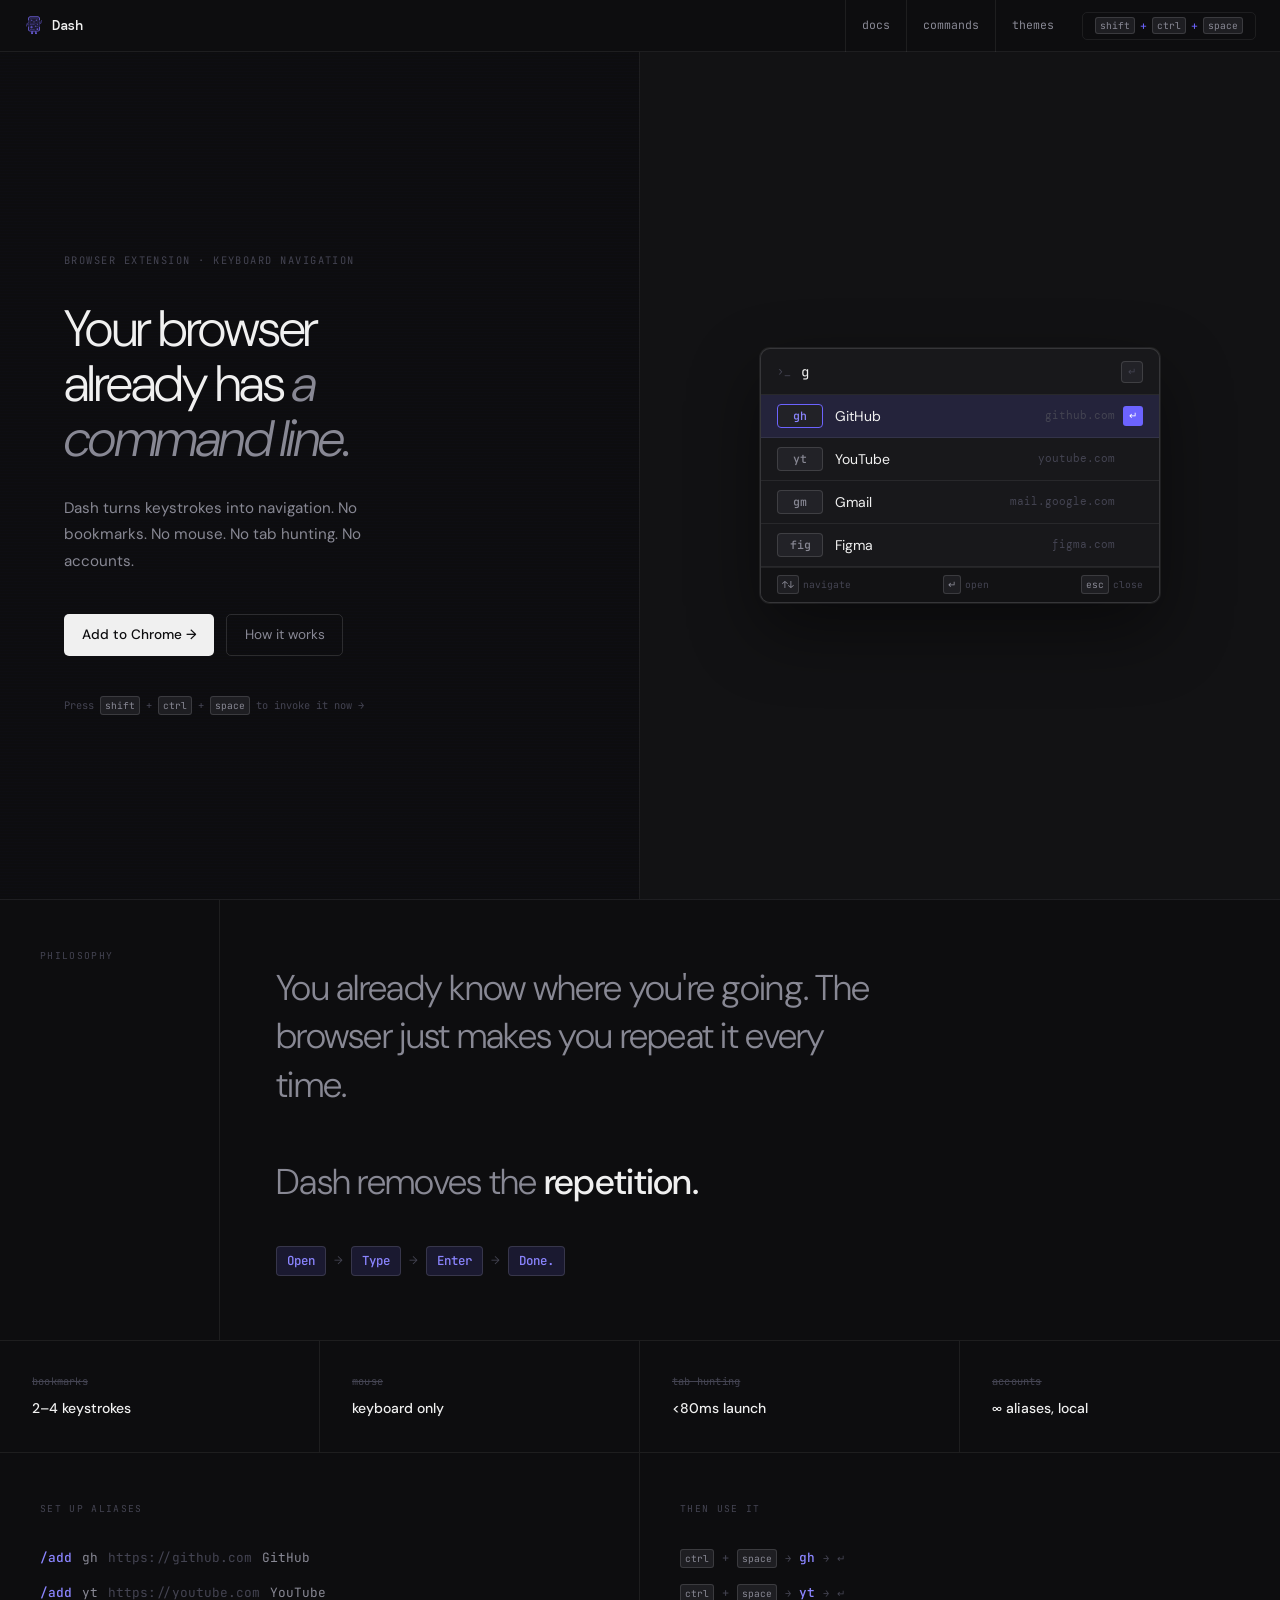
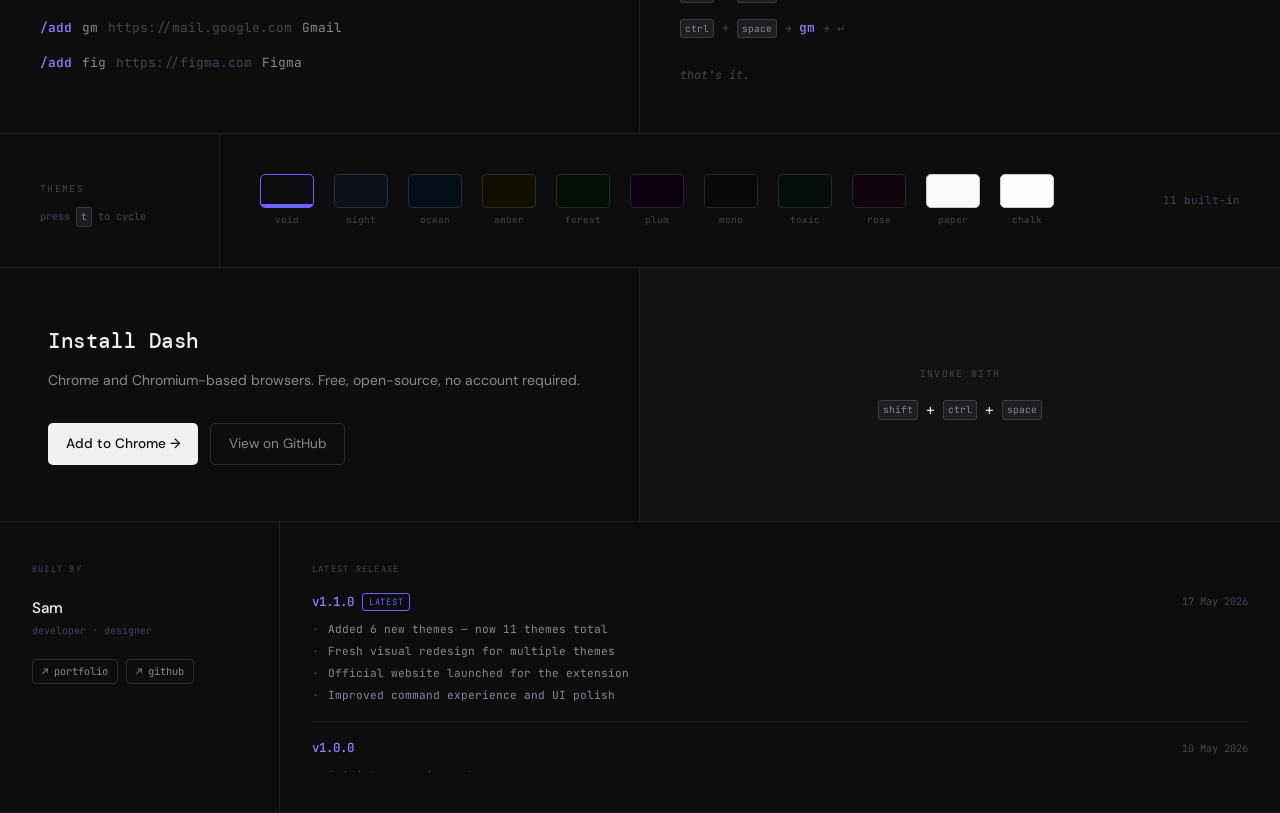
<file: website/index.html>
<!DOCTYPE html>
<html lang="en" data-theme="void">

<head>
    <meta charset="UTF-8">
    <meta name="viewport" content="width=device-width, initial-scale=1.0">

    <title>Dash</title>

    <!-- Favicon -->
    <link rel="icon" type="image/png" href="./icon32.png">

    <link rel="preconnect" href="https://fonts.googleapis.com">
    <link rel="preconnect" href="https://fonts.gstatic.com" crossorigin>

    <link
        href="https://fonts.googleapis.com/css2?family=DM+Sans:ital,wght@0,300;0,400;0,500;1,300;1,400&family=DM+Mono:wght@400;500&family=JetBrains+Mono:wght@400;500&display=swap"
        rel="stylesheet">

    <link rel="stylesheet" href="style.css">
</head>

<body>

    <!-- ─── COMMAND OVERLAY ─── -->
    <div id="cmd-overlay" role="dialog" aria-label="Command palette" aria-modal="true">
        <div id="cmd-box">
            <div id="cmd-input-row">
                <span class="cmd-prompt">›_</span>
                <input id="cmd-input" placeholder="type a command or alias…" autocomplete="off" spellcheck="false"
                    aria-label="Command input">
                <span class="cmd-esc">esc</span>
            </div>
            <div id="cmd-results" role="listbox"></div>
            <div id="cmd-footer">
                <div class="cmd-hint"><span class="k">↑↓</span> navigate</div>
                <div class="cmd-hint"><span class="k">↵</span> go</div>
                <div class="cmd-hint"><span class="k">esc</span> close</div>
            </div>
        </div>
    </div>

    <!-- ─── TOAST ─── -->
    <div id="toast"></div>

    <!-- ─── NAV ─── -->
    <nav>
        <a class="nav-logo" href="#">
            <img src="./icon32.png" alt="dash logo" width="20" height="20" onerror="this.style.display='none'" />
            Dash
        </a>
        <div class="nav-right">
            <a class="nav-link" href="#philosophy">docs</a>
            <a class="nav-link" href="#setup">commands</a>
            <a class="nav-link" href="#themes">themes</a>
            <button class="nav-invoke" id="navInvokeBtn" title="Open command palette (shift+ctrl+space)">
                <span class="k">shift</span>+<span class="k">ctrl</span>+<span class="k">space</span>
            </button>
        </div>
    </nav>

    <main>

        <!-- ─── HERO ─── -->
        <section class="hero">
            <div class="hero-left">
                <p class="hero-eyebrow">Browser Extension · Keyboard Navigation</p>
                <h1 class="hero-h1">Your browser<br>already has <em>a<br>command line.</em></h1>
                <p class="hero-sub">Dash turns keystrokes into navigation. No bookmarks. No mouse. No tab hunting. No
                    accounts.</p>
                <div class="hero-btns">
                    <a href="#install" class="btn-primary">Add to Chrome →</a>
                    <a href="#philosophy" class="btn-ghost">How it works</a>
                </div>
                <div class="hero-hint">
                    Press <span class="k">shift</span>+<span class="k">ctrl</span>+<span class="k">space</span> to
                    invoke it now →
                </div>
            </div>
            <div class="hero-right">
                <div class="palette" id="heroPalette">
                    <div class="pal-input">
                        <span class="pal-prompt">›_</span>
                        <input class="pal-field" id="palField" readonly placeholder="type a command…" autocomplete="off"
                            spellcheck="false">
                        <div class="pal-enter-chip">↵</div>
                    </div>
                    <div class="pal-row active" data-alias="gh">
                        <div class="pal-alias">gh</div>
                        <div class="pal-name">GitHub</div>
                        <div class="pal-meta">
                            <div class="pal-url">github.com</div>
                            <div class="pal-go">↵</div>
                        </div>
                    </div>
                    <div class="pal-row" data-alias="yt">
                        <div class="pal-alias">yt</div>
                        <div class="pal-name">YouTube</div>
                        <div class="pal-meta">
                            <div class="pal-url">youtube.com</div>
                            <div class="pal-go">↵</div>
                        </div>
                    </div>
                    <div class="pal-row" data-alias="gm">
                        <div class="pal-alias">gm</div>
                        <div class="pal-name">Gmail</div>
                        <div class="pal-meta">
                            <div class="pal-url">mail.google.com</div>
                            <div class="pal-go">↵</div>
                        </div>
                    </div>
                    <div class="pal-row" data-alias="fig">
                        <div class="pal-alias">fig</div>
                        <div class="pal-name">Figma</div>
                        <div class="pal-meta">
                            <div class="pal-url">figma.com</div>
                            <div class="pal-go">↵</div>
                        </div>
                    </div>
                    <div class="pal-footer">
                        <div class="pal-hint"><span class="k">↑↓</span> navigate</div>
                        <div class="pal-hint"><span class="k">↵</span> open</div>
                        <div class="pal-hint"><span class="k">esc</span> close</div>
                    </div>
                </div>
            </div>
        </section>

        <!-- ─── MANIFESTO ─── -->
        <section class="manifesto" id="philosophy">
            <div class="manifesto-label">
                <span class="section-eyebrow">Philosophy</span>
            </div>
            <div class="manifesto-body">
                <p class="manifesto-h">
                    You already know where you're going.
                    The browser just makes you repeat it every time.
                    <br><br>
                    Dash removes the <strong>repetition.</strong>
                </p>
                <div class="flow">
                    <span class="flow-step">Open</span>
                    <span class="flow-arrow">→</span>
                    <span class="flow-step">Type</span>
                    <span class="flow-arrow">→</span>
                    <span class="flow-step">Enter</span>
                    <span class="flow-arrow">→</span>
                    <span class="flow-step">Done.</span>
                </div>
            </div>
        </section>

        <!-- ─── TRUTHS ─── -->
        <section class="truths">
            <div class="truth-cell">
                <div class="truth-neg">bookmarks</div>
                <div class="truth-val">2–4 keystrokes</div>
            </div>
            <div class="truth-cell">
                <div class="truth-neg">mouse</div>
                <div class="truth-val">keyboard only</div>
            </div>
            <div class="truth-cell">
                <div class="truth-neg">tab hunting</div>
                <div class="truth-val">&lt;80ms launch</div>
            </div>
            <div class="truth-cell">
                <div class="truth-neg">accounts</div>
                <div class="truth-val">∞ aliases, local</div>
            </div>
        </section>

        <!-- ─── SETUP ─── -->
        <section class="setup" id="setup">
            <div class="setup-col">
                <p class="col-title">Set up aliases</p>
                <div class="cmd-block">
                    <div class="cmd-line">
                        <span class="cmd-slash">/add</span>
                        <span>gh</span>
                        <span class="cmd-url">https://github.com</span>
                        <span>GitHub</span>
                    </div>
                    <div class="cmd-line">
                        <span class="cmd-slash">/add</span>
                        <span>yt</span>
                        <span class="cmd-url">https://youtube.com</span>
                        <span>YouTube</span>
                    </div>
                    <div class="cmd-line">
                        <span class="cmd-slash">/add</span>
                        <span>gm</span>
                        <span class="cmd-url">https://mail.google.com</span>
                        <span>Gmail</span>
                    </div>
                    <div class="cmd-line">
                        <span class="cmd-slash">/add</span>
                        <span>fig</span>
                        <span class="cmd-url">https://figma.com</span>
                        <span>Figma</span>
                    </div>
                </div>
            </div>
            <div class="setup-col">
                <p class="col-title">Then use it</p>
                <div class="cmd-block">
                    <div class="usage-row">
                        <span class="k">ctrl</span><span class="k-plus">+</span><span class="k">space</span>
                        <span class="ua">→</span>
                        <span class="usage-alias">gh</span>
                        <span class="ua">→</span>
                        <span class="usage-enter">↵</span>
                    </div>
                    <div class="usage-row">
                        <span class="k">ctrl</span><span class="k-plus">+</span><span class="k">space</span>
                        <span class="ua">→</span>
                        <span class="usage-alias">yt</span>
                        <span class="ua">→</span>
                        <span class="usage-enter">↵</span>
                    </div>
                    <div class="usage-row">
                        <span class="k">ctrl</span><span class="k-plus">+</span><span class="k">space</span>
                        <span class="ua">→</span>
                        <span class="usage-alias">gm</span>
                        <span class="ua">→</span>
                        <span class="usage-enter">↵</span>
                    </div>
                </div>
                <p class="setup-note">that's it.</p>
            </div>
        </section>

        <!-- ─── THEMES ─── -->
        <section id="themes">
            <div class="themes-label">
                <div>
                    <span class="section-eyebrow">Themes</span>
                    <div class="themes-sub">press <span class="k">t</span> to cycle</div>
                </div>
            </div>
            <div class="themes-right">
                <button class="swatch active" data-theme-id="void" style="--sw-accent:#6c63ff">
                    <div class="swatch-box" style="background:#0d0d0f;"></div><span class="swatch-name">void</span>
                </button>
                <button class="swatch" data-theme-id="night" style="--sw-accent:#58a6ff">
                    <div class="swatch-box" style="background:#0d1117;"></div><span class="swatch-name">night</span>
                </button>
                <button class="swatch" data-theme-id="ocean" style="--sw-accent:#00b4d8">
                    <div class="swatch-box" style="background:#050e1a;"></div><span class="swatch-name">ocean</span>
                </button>
                <button class="swatch" data-theme-id="amber" style="--sw-accent:#f59e0b">
                    <div class="swatch-box" style="background:#110e00;"></div><span class="swatch-name">amber</span>
                </button>
                <button class="swatch" data-theme-id="forest" style="--sw-accent:#22c55e">
                    <div class="swatch-box" style="background:#030f06;"></div><span class="swatch-name">forest</span>
                </button>
                <button class="swatch" data-theme-id="plum" style="--sw-accent:#c084fc">
                    <div class="swatch-box" style="background:#0c0010;"></div><span class="swatch-name">plum</span>
                </button>
                <button class="swatch" data-theme-id="monochrome" style="--sw-accent:#ffffff">
                    <div class="swatch-box" style="background:#080808;"></div><span class="swatch-name">mono</span>
                </button>
                <button class="swatch" data-theme-id="toxic" style="--sw-accent:#00ff88">
                    <div class="swatch-box" style="background:#060e0c;"></div><span class="swatch-name">toxic</span>
                </button>
                <button class="swatch" data-theme-id="rose" style="--sw-accent:#ff2d78">
                    <div class="swatch-box" style="background:#0e060c;"></div><span class="swatch-name">rose</span>
                </button>
                <button class="swatch" data-theme-id="paper" style="--sw-accent:#4338ca">
                    <div class="swatch-box" style="background:#fafaf8;border-color:#ccc;"></div><span
                        class="swatch-name">paper</span>
                </button>
                <button class="swatch" data-theme-id="chalk" style="--sw-accent:#e11d48">
                    <div class="swatch-box" style="background:#fefefe;border-color:#ccc;"></div><span
                        class="swatch-name">chalk</span>
                </button>
                <span class="themes-count">11 built-in</span>
            </div>
        </section>

        <!-- ─── INSTALL ─── -->
        <section id="install">
            <div class="install-left">
                <div class="install-h">Install Dash</div>
                <p class="install-sub">Chrome and Chromium-based browsers. Free, open-source, no account required.</p>
                <div class="install-btns">
                    <a href="https://github.com/venomusblood568/dash" class="btn-primary">Add to Chrome →</a>
                    <a href="https://github.com/venomusblood568/dash" class="btn-ghost">View on GitHub</a>
                </div>
            </div>
            <div class="install-right">
                <div class="shortcut-card">
                    <div class="shortcut-label">Invoke with</div>
                    <div class="shortcut-keys">
                        <span class="k">shift</span>+<span class="k">ctrl</span>+<span class="k">space</span>
                    </div>
                </div>
            </div>
        </section>

    </main>

    <!-- ─── FOOTER ─── -->
    <footer>
        <div class="footer-inner">

            <!-- LEFT: Built by -->
            <div class="footer-built">
                <div class="footer-col-label">Built by</div>
                <div class="built-card">
                    <!-- <div class="built-avatar">SAM</div>← change initials -->
                    <div class="built-info">
                        <div class="built-name">Sam</div><!-- ← your name -->
                        <div class="built-role">developer · designer</div><!-- ← your role -->
                    </div>
                </div>
                <div class="built-links">
                    <a class="built-link" href="https://gourav-duck.vercel.app/" target="_blank" rel="noopener">↗ portfolio</a><!-- ← your URL -->
                    <a class="built-link" href="https://github.com/venomusblood568" target="_blank" rel="noopener">↗
                        github</a>
                </div>
            </div>

            <!-- RIGHT: Version / changelog -->
            <div class="footer-changelog">
                <div class="footer-col-label">Latest release</div>
                <div class="changelog-scroll">
            
                    <div class="changelog-entry">
                        <div class="changelog-meta">
                            <span class="changelog-version">v1.1.0</span>
                            <span class="changelog-badge">latest</span>
                            <span class="changelog-date">17 May 2026</span>
                        </div>
            
                        <ul class="changelog-notes">
                            <li>Added 6 new themes — now 11 themes total</li>
                            <li>Fresh visual redesign for multiple themes</li>
                            <li>Official website launched for the extension</li>
                            <li>Improved command experience and UI polish</li>
                        </ul>
                    </div>
            
                    <div class="changelog-entry">
                        <div class="changelog-meta">
                            <span class="changelog-version">v1.0.0</span>
                            <span class="changelog-date">10 May 2026</span>
                        </div>
            
                        <ul class="changelog-notes">
                            <li>Initial extension release</li>
                            <li>Alias-based browser navigation</li>
                            <li>Theme switching support added</li>
                            <li>Shipped with 5 built-in themes</li>
                        </ul>
                    </div>
            
                </div>
            </div>

        </div>

        <!-- BOTTOM BAR -->
        <!-- <div class="footer-bar">
            <span class="footer-copy">dash — keyboard-first browser navigation</span>
            <div class="footer-shortcuts">
                <span class="k">/</span> invoke ·
                <span class="k">t</span> theme ·
                <span class="k">j</span><span class="k">k</span> scroll
            </div>
        </div> -->
    </footer>

    <script type="module" src="script.js"></script>
</body>

</html>
</file>
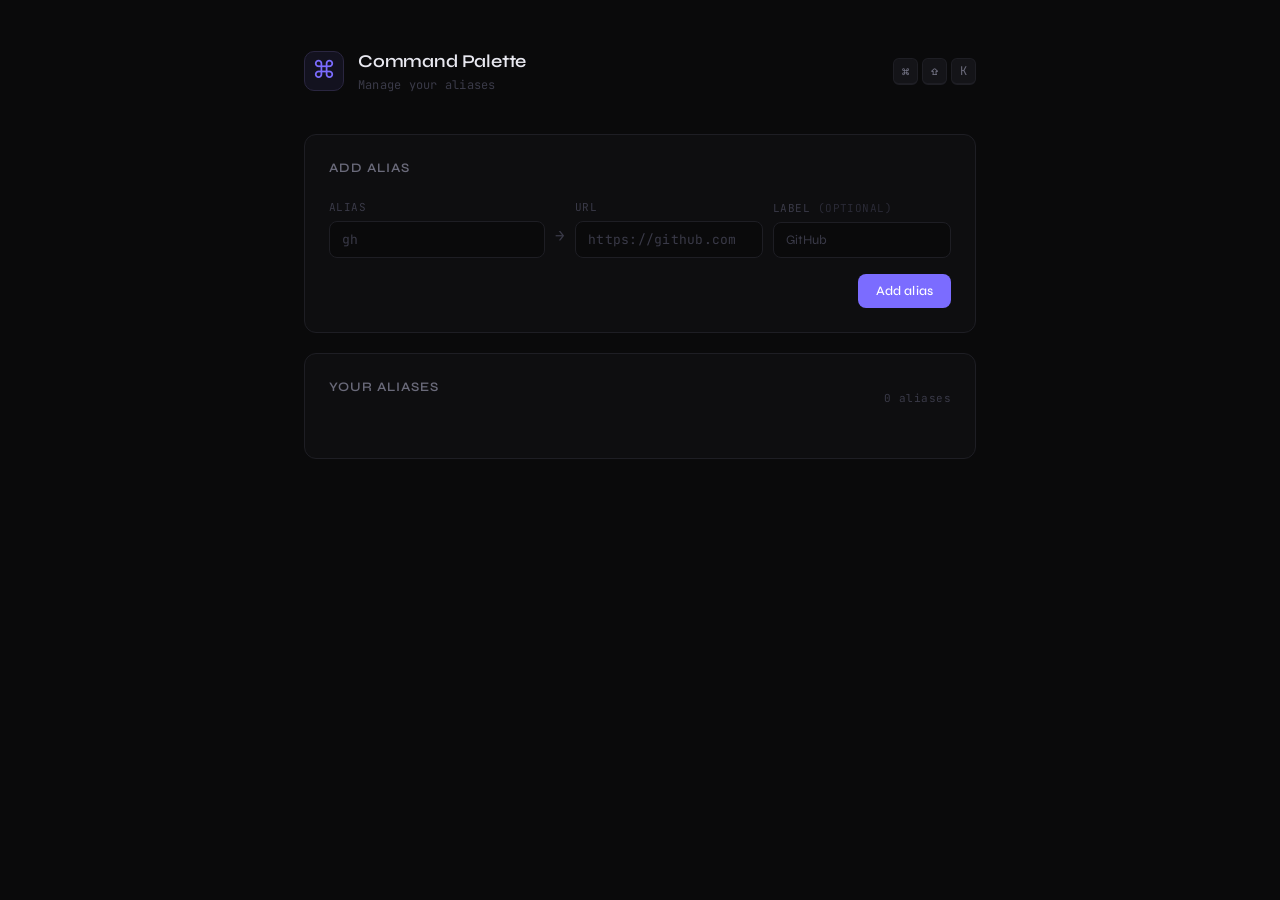
<file: options/options.html>
<!DOCTYPE html>
<html lang="en">
<head>
  <meta charset="UTF-8" />
  <meta name="viewport" content="width=device-width, initial-scale=1.0" />
  <title>Command Palette — Settings</title>
  <link rel="preconnect" href="https://fonts.googleapis.com" />
  <link rel="preconnect" href="https://fonts.gstatic.com" crossorigin />
  <link href="https://fonts.googleapis.com/css2?family=JetBrains+Mono:wght@400;500&family=Syne:wght@400;500;600&display=swap" rel="stylesheet" />
  <link rel="stylesheet" href="options.css" />
</head>
<body>

  <div class="page">

    <header class="header">
      <div class="header-left">
        <div class="logo-mark">⌘</div>
        <div>
          <h1 class="title">Command Palette</h1>
          <p class="subtitle">Manage your aliases</p>
        </div>
      </div>
      <div class="shortcut-display">
        <span class="key-badge">⌘</span>
        <span class="key-badge">⇧</span>
        <span class="key-badge">K</span>
      </div>
    </header>

    <main class="main">

      <!-- Add alias form -->
      <section class="card add-card">
        <h2 class="card-title">Add alias</h2>
        <div class="form-row">
          <div class="field">
            <label class="field-label">Alias</label>
            <input
              id="input-alias"
              class="field-input mono"
              type="text"
              placeholder="gh"
              autocomplete="off"
              spellcheck="false"
              maxlength="32"
            />
          </div>
          <div class="field arrow-field">
            <span class="arrow">→</span>
          </div>
          <div class="field field-url">
            <label class="field-label">URL</label>
            <input
              id="input-url"
              class="field-input mono"
              type="text"
              placeholder="https://github.com"
              autocomplete="off"
              spellcheck="false"
            />
          </div>
          <div class="field">
            <label class="field-label">Label <span class="optional">(optional)</span></label>
            <input
              id="input-label"
              class="field-input"
              type="text"
              placeholder="GitHub"
              autocomplete="off"
            />
          </div>
        </div>
        <div class="form-footer">
          <span id="form-error" class="form-error"></span>
          <button id="btn-add" class="btn-primary">Add alias</button>
        </div>
      </section>

      <!-- Alias list -->
      <section class="card list-card">
        <div class="list-header">
          <h2 class="card-title">Your aliases</h2>
          <span id="alias-count" class="alias-count">0 aliases</span>
        </div>
        <div id="alias-list" class="alias-list">
          <!-- Rendered by options.js -->
        </div>
      </section>

    </main>

  </div>

  <script src="../storage.js"></script>
  <script src="options.js"></script>
</body>
</html>
</file>
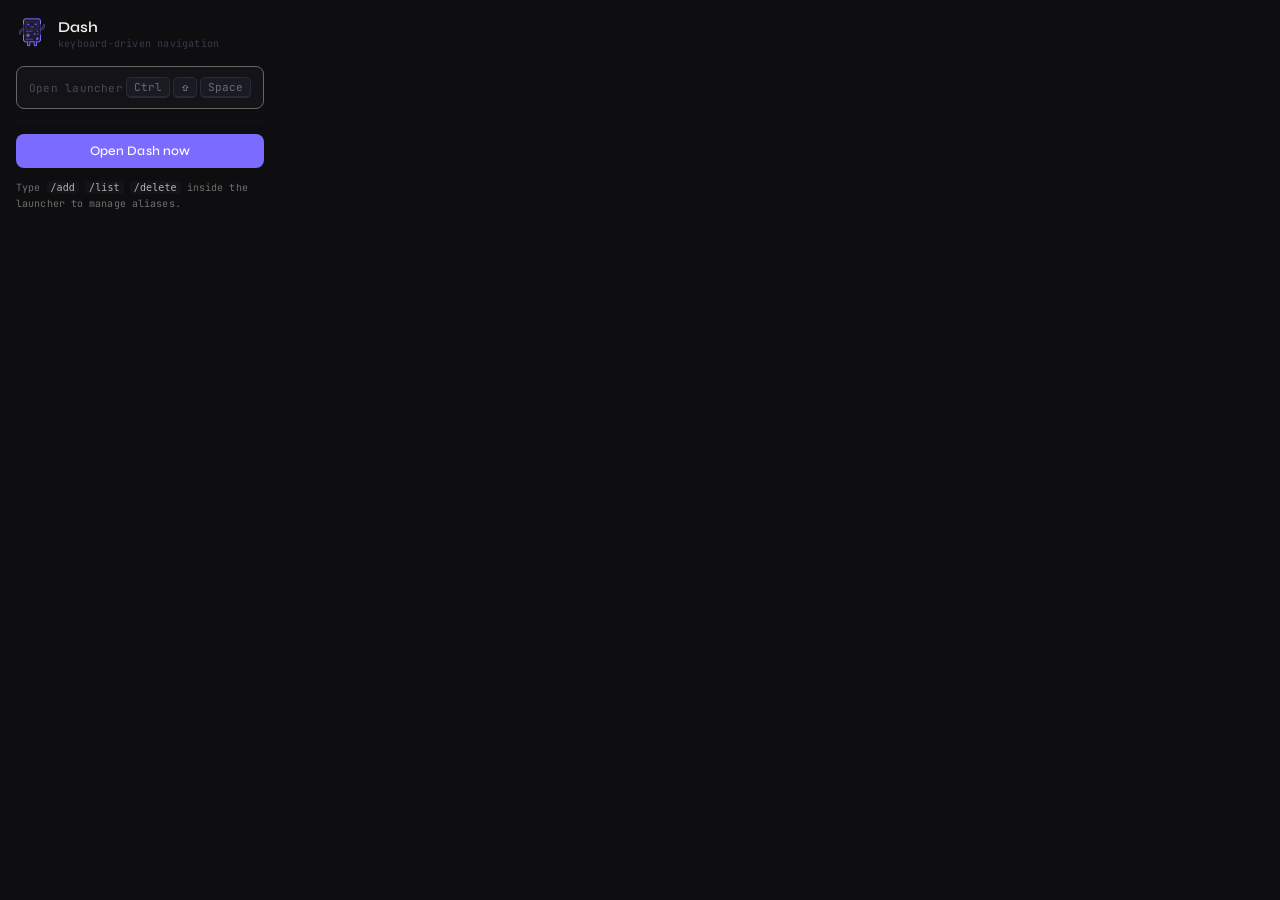
<file: popup/popup.html>
<!DOCTYPE html>
<html lang="en">

<head>
    <meta charset="UTF-8" />
    <meta name="viewport" content="width=device-width, initial-scale=1.0" />
    <title>Dash</title>
    <link rel="preconnect" href="https://fonts.googleapis.com" />
    <link
        href="https://fonts.googleapis.com/css2?family=JetBrains+Mono:wght@400;500&family=Syne:wght@500;600&display=swap"
        rel="stylesheet" />
    <link rel="stylesheet" href="popup.css" />
</head>

<body>
    <div class="card">

        <div class="top">
            <div class="brand">
                <div class=""><img src="/icons/icon32.png"/></div>
                <div>
                    <div class="name">Dash</div>
                    <div class="tagline">keyboard-driven navigation</div>
                </div>
            </div>
        </div>

        <div class="shortcut-row">
            <span class="shortcut-label">Open launcher</span>
            <div class="keys" id="keys">
                <span class="key">⌘</span>
                <span class="key">⇧</span>
                <span class="key">Space</span>
            </div>
        </div>

        <div class="divider"></div>

        <button class="btn-open" id="btn-open">Open Dash now</button>

        <div class="hint">
            Type <code>/add</code> <code>/list</code> <code>/delete</code> inside the launcher to manage aliases.
        </div>

    </div>
    <script src="popup.js"></script>
</body>

</html>
</file>
<file: website/style.css>
/* ─────────────────────────────────────────────────────────────────────────────
   THEMES
   ───────────────────────────────────────────────────────────────────────────── */
:root, [data-theme="void"] {
  --bg:           #0d0d0f;
  --bg2:          #121214;
  --bg3:          #18181b;
  --bg4:          #222227;
  --border:       rgba(255,255,255,0.07);
  --border-md:    rgba(255,255,255,0.13);
  --text:         #f0f0f0;
  --text2:        #888894;
  --text3:        #444452;
  --accent:       #6c63ff;
  --accent-dim:   rgba(108,99,255,0.14);
  --accent-bright:#8b85ff;
  --green:        #3ddcac;
  --kbd-bg:       #1e1e22;
  --kbd-bdr:      rgba(255,255,255,0.13);
  --cursor:       #6c63ff;
  --shadow:       rgba(0,0,0,0.45);
  --scan:         rgba(108,99,255,0.03);
}
[data-theme="night"] {
  --bg:#0d1117; --bg2:#12181f; --bg3:#171e27; --bg4:#1e2733;
  --border:rgba(255,255,255,0.07); --border-md:rgba(255,255,255,0.12);
  --text:#e8edf3; --text2:#6e8099; --text3:#374559;
  --accent:#58a6ff; --accent-dim:rgba(88,166,255,0.12); --accent-bright:#79b8ff;
  --green:#3ddcac; --kbd-bg:#1c2733; --kbd-bdr:rgba(255,255,255,0.10);
  --cursor:#58a6ff; --shadow:rgba(0,0,0,0.50); --scan:rgba(88,166,255,0.02);
}
[data-theme="ocean"] {
  --bg:#050e1a; --bg2:#060c18; --bg3:#0e1c2e; --bg4:#14253c;
  --border:rgba(100,180,255,0.08); --border-md:rgba(100,180,255,0.15);
  --text:#d0e8ff; --text2:#4d7a9e; --text3:#1e3a54;
  --accent:#00b4d8; --accent-dim:rgba(0,180,216,0.12); --accent-bright:#48cae4;
  --green:#80ccff; --kbd-bg:#0e1c2e; --kbd-bdr:rgba(100,180,255,0.12);
  --cursor:#00b4d8; --shadow:rgba(0,10,30,0.60); --scan:rgba(0,180,216,0.02);
}
[data-theme="amber"] {
  --bg:#110e00; --bg2:#181300; --bg3:#1f1800; --bg4:#2a2000;
  --border:rgba(255,195,0,0.07); --border-md:rgba(255,195,0,0.13);
  --text:#ffd060; --text2:#7a5e10; --text3:#3a2c05;
  --accent:#f59e0b; --accent-dim:rgba(245,158,11,0.13); --accent-bright:#fbbf24;
  --green:#ff9060; --kbd-bg:#1f1800; --kbd-bdr:rgba(255,195,0,0.13);
  --cursor:#f59e0b; --shadow:rgba(0,0,0,0.50); --scan:rgba(245,158,11,0.02);
}
[data-theme="forest"] {
  --bg:#030f06; --bg2:#071409; --bg3:#0a1a0c; --bg4:#122212;
  --border:rgba(80,200,100,0.07); --border-md:rgba(80,200,100,0.13);
  --text:#c8f0cc; --text2:#3d7a46; --text3:#1a3a1c;
  --accent:#22c55e; --accent-dim:rgba(34,197,94,0.12); --accent-bright:#4ade80;
  --green:#a0ffd8; --kbd-bg:#0a1a0c; --kbd-bdr:rgba(80,200,100,0.12);
  --cursor:#22c55e; --shadow:rgba(0,0,0,0.50); --scan:rgba(34,197,94,0.02);
}
[data-theme="plum"] {
  --bg:#0c0010; --bg2:#110016; --bg3:#16001e; --bg4:#1e0028;
  --border:rgba(200,100,255,0.07); --border-md:rgba(200,100,255,0.13);
  --text:#e8ccff; --text2:#6a3a8a; --text3:#2e1040;
  --accent:#c084fc; --accent-dim:rgba(192,132,252,0.13); --accent-bright:#d8b4fe;
  --green:#ff6fff; --kbd-bg:#16001e; --kbd-bdr:rgba(200,100,255,0.12);
  --cursor:#c084fc; --shadow:rgba(0,0,0,0.55); --scan:rgba(192,132,252,0.02);
}
[data-theme="monochrome"] {
  --bg:#080808; --bg2:#0c0c0c; --bg3:#111111; --bg4:#161616;
  --border:rgba(255,255,255,0.06); --border-md:rgba(255,255,255,0.12);
  --text:#f0f0f0; --text2:#909090; --text3:#2e2e2e;
  --accent:#ffffff; --accent-dim:rgba(255,255,255,0.08); --accent-bright:#aaaaaa;
  --green:#686868; --kbd-bg:#161616; --kbd-bdr:rgba(255,255,255,0.10);
  --cursor:#ffffff; --shadow:rgba(0,0,0,0.60); --scan:rgba(255,255,255,0.01);
}
[data-theme="toxic"] {
  --bg:#060e0c; --bg2:#091410; --bg3:#0c1a14; --bg4:#112018;
  --border:rgba(0,255,136,0.07); --border-md:rgba(0,255,136,0.14);
  --text:#f0fff8; --text2:#3d9970; --text3:#1a4030;
  --accent:#00ff88; --accent-dim:rgba(0,255,136,0.12); --accent-bright:#00d4ff;
  --green:#a0ffd8; --kbd-bg:#0c2018; --kbd-bdr:rgba(0,255,136,0.14);
  --cursor:#00ff88; --shadow:rgba(0,0,0,0.55); --scan:rgba(0,255,136,0.02);
}
[data-theme="rose"] {
  --bg:#0e060c; --bg2:#120710; --bg3:#180b16; --bg4:#200e1c;
  --border:rgba(255,45,120,0.07); --border-md:rgba(255,45,120,0.14);
  --text:#fff0f8; --text2:#c060a0; --text3:#3a1830;
  --accent:#ff2d78; --accent-dim:rgba(255,45,120,0.13); --accent-bright:#cc00ff;
  --green:#ff90c0; --kbd-bg:#1e0e18; --kbd-bdr:rgba(255,45,120,0.14);
  --cursor:#ff2d78; --shadow:rgba(0,0,0,0.55); --scan:rgba(255,45,120,0.02);
}
[data-theme="paper"] {
  --bg:#fafaf8; --bg2:#f4f4f1; --bg3:#ebebeb; --bg4:#e0e0db;
  --border:rgba(0,0,0,0.07); --border-md:rgba(0,0,0,0.13);
  --text:#111111; --text2:#5a5a68; --text3:#aaaaae;
  --accent:#4338ca; --accent-dim:rgba(67,56,202,0.08); --accent-bright:#3730a3;
  --green:#6fb3ff; --kbd-bg:#e8e8e4; --kbd-bdr:rgba(0,0,0,0.13);
  --cursor:#4338ca; --shadow:rgba(0,0,0,0.08); --scan:rgba(0,0,0,0.00);
}
[data-theme="chalk"] {
  --bg:#fefefe; --bg2:#f8f8f7; --bg3:#f0f0ee; --bg4:#e6e6e3;
  --border:rgba(0,0,0,0.06); --border-md:rgba(0,0,0,0.11);
  --text:#1a1a1a; --text2:#666668; --text3:#b0b0b4;
  --accent:#e11d48; --accent-dim:rgba(225,29,72,0.08); --accent-bright:#f43f5e;
  --green:#ff90c0; --kbd-bg:#e8e8e5; --kbd-bdr:rgba(0,0,0,0.12);
  --cursor:#e11d48; --shadow:rgba(0,0,0,0.07); --scan:rgba(0,0,0,0.00);
}

/* ── RESET ── */
*, *::before, *::after { box-sizing: border-box; margin: 0; padding: 0; }
html { scroll-behavior: smooth; font-size: 16px; }

body {
  font-family: 'DM Sans', sans-serif;
  background: var(--bg);
  color: var(--text);
  line-height: 1.6;
  overflow-x: hidden;
  transition: background 0.25s, color 0.25s;
}

body::before {
  content: '';
  position: fixed;
  inset: 0;
  background: repeating-linear-gradient(0deg, var(--scan) 0px, transparent 1px, transparent 3px);
  pointer-events: none;
  z-index: 0;
}

/* ── COMMAND OVERLAY ── */
#cmd-overlay {
  position: fixed; inset: 0;
  background: rgba(0,0,0,0.6);
  backdrop-filter: blur(4px);
  z-index: 300;
  display: flex; align-items: flex-start; justify-content: center;
  padding: 15vh 1rem 0;
  opacity: 0; pointer-events: none;
  transition: opacity 0.15s;
}
#cmd-overlay.open { opacity: 1; pointer-events: all; }

#cmd-box {
  width: 100%; max-width: 440px;
  background: var(--bg3);
  border: 1px solid var(--border-md);
  border-radius: 10px;
  overflow: hidden;
  box-shadow: 0 32px 80px var(--shadow);
  transform: translateY(-8px);
  transition: transform 0.15s, background 0.25s, border-color 0.25s;
}
#cmd-overlay.open #cmd-box { transform: translateY(0); }

#cmd-input-row {
  display: flex; align-items: center; gap: 10px;
  padding: 0.8rem 1rem;
  border-bottom: 1px solid var(--border);
}
.cmd-prompt {
  font-family: 'JetBrains Mono', monospace;
  font-size: 0.75rem; color: var(--text3);
}
#cmd-input {
  flex: 1; min-width: 0;
  font-family: 'JetBrains Mono', monospace;
  font-size: 0.9rem; color: var(--text);
  background: none; border: none; outline: none;
  caret-color: var(--cursor);
}
#cmd-input::placeholder { color: var(--text3); }
.cmd-esc {
  font-family: 'JetBrains Mono', monospace;
  font-size: 0.6rem; color: var(--text3);
  border: 1px solid var(--border-md);
  border-radius: 3px; padding: 1px 5px;
  flex-shrink: 0;
}
#cmd-results { max-height: 240px; overflow-y: auto; }
.cmd-result {
  display: flex; align-items: center; gap: 12px;
  padding: 0.55rem 1rem;
  cursor: pointer;
  border-bottom: 1px solid var(--border);
  transition: background 0.1s;
}
.cmd-result:last-child { border-bottom: none; }
.cmd-result:hover, .cmd-result.focused { background: var(--accent-dim); }
.cmd-result-alias {
  font-family: 'JetBrains Mono', monospace;
  font-size: 0.72rem; font-weight: 500;
  color: var(--accent-bright);
  background: var(--bg4); border: 1px solid var(--border-md);
  border-radius: 4px; padding: 2px 7px;
  min-width: 40px; text-align: center;
  flex-shrink: 0;
}
.cmd-result-name { font-size: 0.875rem; color: var(--text); flex: 1; min-width: 0; }
.cmd-result-url {
  font-family: 'DM Mono', monospace;
  font-size: 0.7rem; color: var(--text3);
  white-space: nowrap;
}
.cmd-enter {
  width: 20px; height: 20px; border-radius: 3px;
  background: var(--accent);
  display: flex; align-items: center; justify-content: center;
  font-size: 0.6rem; color: #fff;
  opacity: 0; flex-shrink: 0;
  transition: opacity 0.1s;
}
.cmd-result.focused .cmd-enter { opacity: 1; }
#cmd-footer {
  display: flex; gap: 1.25rem; align-items: center;
  padding: 0.45rem 1rem;
  border-top: 1px solid var(--border);
  background: var(--bg2);
}
.cmd-hint {
  font-family: 'JetBrains Mono', monospace;
  font-size: 0.6rem; color: var(--text3);
  display: flex; align-items: center; gap: 4px;
}

/* ── SHARED ── */
.k {
  display: inline-flex; align-items: center;
  padding: 1px 4px;
  border-radius: 3px;
  background: var(--kbd-bg); border: 1px solid var(--kbd-bdr);
  font-family: 'JetBrains Mono', monospace;
  font-size: 0.6rem; color: var(--text2);
}

/* ── NAV ── */
nav {
  position: fixed; top: 0; left: 0; right: 0; z-index: 100;
  display: flex; align-items: center; justify-content: space-between;
  padding: 0 1.5rem; height: 52px;
  border-bottom: 1px solid var(--border);
  background: var(--bg);
  transition: background 0.25s, border-color 0.25s;
}
.nav-logo {
  font-family: 'DM Mono', monospace;
  font-size: 0.9rem; font-weight: 500;
  color: var(--text); letter-spacing: -0.02em;
  display: flex; align-items: center; gap: 8px;
  text-decoration: none;
}
.nav-right { display: flex; align-items: center; }
.nav-link {
  font-family: 'JetBrains Mono', monospace;
  font-size: 0.72rem; color: var(--text2);
  text-decoration: none;
  padding: 0 1rem; height: 52px;
  display: flex; align-items: center;
  border-left: 1px solid var(--border);
  transition: color 0.15s;
}
.nav-link:hover { color: var(--text); }
.nav-invoke {
  font-family: 'JetBrains Mono', monospace;
  font-size: 0.72rem; color: var(--accent);
  border: 1px solid var(--border);
  border-radius: 5px; padding: 0 0.75rem; height: 28px;
  display: flex; align-items: center; gap: 5px;
  margin-left: 0.75rem; cursor: pointer;
  background: none; white-space: nowrap;
  transition: background 0.15s;
}
.nav-invoke:hover { background: var(--accent-dim); }

/* ── MAIN ── */
main { padding-top: 52px; position: relative; z-index: 1; }

/* ── HERO ── */
.hero {
  display: grid; grid-template-columns: 1fr 1fr;
  min-height: calc(100vh - 52px);
  border-bottom: 1px solid var(--border);
   overflow: hidden;
}
.hero-left {
  padding: 6rem 4rem 5rem;
  display: flex; flex-direction: column; justify-content: center;
  border-right: 1px solid var(--border);
}
.hero-eyebrow {
  font-family: 'JetBrains Mono', monospace;
  font-size: 0.65rem; letter-spacing: 0.14em;
  color: var(--text3); text-transform: uppercase;
  margin-bottom: 2rem;
}
.hero-h1 {
  font-size: clamp(2.2rem, 4vw, 3.8rem);
  font-weight: 300; line-height: 1.08;
  letter-spacing: -0.03em;
  margin-bottom: 1.75rem;
}
.hero-h1 em { font-style: italic; font-weight: 300; color: var(--text2); }
.hero-sub {
  font-size: 0.95rem; color: var(--text2);
  max-width: 360px; line-height: 1.75;
  margin-bottom: 2.5rem;
}
.hero-btns { display: flex; gap: 0.75rem; flex-wrap: wrap; }
.btn-primary {
  display: inline-flex; align-items: center; gap: 6px;
  padding: 0.55rem 1.1rem;
  background: var(--text); color: var(--bg);
  border: none; border-radius: 5px;
  font-family: 'DM Sans', sans-serif;
  font-size: 0.85rem; font-weight: 500;
  cursor: pointer; text-decoration: none;
  transition: opacity 0.2s;
}
.btn-primary:hover { opacity: 0.82; }
.btn-ghost {
  display: inline-flex; align-items: center; gap: 6px;
  padding: 0.55rem 1.1rem;
  background: transparent; color: var(--text2);
  border: 1px solid var(--border-md); border-radius: 5px;
  font-family: 'DM Sans', sans-serif;
  font-size: 0.85rem; cursor: pointer; text-decoration: none;
  transition: all 0.2s;
}
.btn-ghost:hover { color: var(--text); border-color: var(--text3); }
.hero-hint {
  margin-top: 2.5rem;
  font-family: 'JetBrains Mono', monospace;
  font-size: 0.65rem; color: var(--text3);
  display: flex; align-items: center; gap: 6px; flex-wrap: wrap;
}
.hero-right {
  display: flex; align-items: center; justify-content: center;
  padding: 3rem 2.5rem; background: var(--bg2);
  transition: background 0.25s;
  overflow: hidden;  
  min-width: 0;      
}

/* ── PALETTE (hero demo) ── */
.palette {
  width: 100%; max-width: 400px;
  border: 1px solid var(--border-md);
  border-radius: 10px; overflow: hidden;
  background: var(--bg3);
  box-shadow: 0 0 0 1px var(--border), 0 28px 70px var(--shadow);
  transition: background 0.25s, border-color 0.25s, box-shadow 0.25s;
}
.pal-input {
  display: flex; align-items: center; gap: 10px;
  padding: 0.7rem 1rem;
  border-bottom: 1px solid var(--border);
}
.pal-prompt {
  font-family: 'JetBrains Mono', monospace;
  font-size: 0.72rem; color: var(--text3);
}
.pal-field {
  flex: 1; min-width: 0;
  font-family: 'JetBrains Mono', monospace;
  font-size: 0.88rem; color: var(--text);
  background: none; border: none; outline: none;
  caret-color: var(--cursor);
}
.pal-enter-chip {
  width: 22px; height: 22px; border-radius: 4px;
  background: var(--bg4); border: 1px solid var(--border-md);
  display: flex; align-items: center; justify-content: center;
  font-size: 0.6rem; color: var(--text3);
  font-family: 'JetBrains Mono', monospace;
  flex-shrink: 0;
}
.pal-row {
  display: grid; grid-template-columns: 46px 1fr auto;
  align-items: center; gap: 12px;
  padding: 0.55rem 1rem;
  border-bottom: 1px solid var(--border);
  cursor: pointer; transition: background 0.1s;
}
.pal-row:last-of-type { border-bottom: none; }
.pal-row:hover, .pal-row.active { background: var(--accent-dim); }
.pal-alias {
  font-family: 'JetBrains Mono', monospace;
  font-size: 0.72rem; font-weight: 500;
  color: var(--text2);
  background: var(--bg4); border: 1px solid var(--border-md);
  border-radius: 4px; padding: 2px 6px; text-align: center;
  transition: color 0.15s, border-color 0.15s;
}
.pal-row.active .pal-alias { color: var(--accent-bright); border-color: var(--accent); }
.pal-name { font-size: 0.875rem; color: var(--text); }
.pal-meta { display: flex; align-items: center; gap: 8px; }
.pal-url {
  font-family: 'DM Mono', monospace;
  font-size: 0.68rem; color: var(--text3);
  white-space: nowrap;
}
.pal-go {
  width: 20px; height: 20px; border-radius: 3px;
  background: var(--accent);
  display: flex; align-items: center; justify-content: center;
  font-size: 0.6rem; color: #fff;
  opacity: 0; transition: opacity 0.1s;
  flex-shrink: 0;
}
.pal-row.active .pal-go { opacity: 1; }
.pal-footer {
  display: flex; align-items: center; justify-content: space-between;
  padding: 0.45rem 1rem;
  border-top: 1px solid var(--border);
  background: var(--bg2); transition: background 0.25s;
}
.pal-hint {
  font-family: 'JetBrains Mono', monospace;
  font-size: 0.6rem; color: var(--text3);
  display: flex; align-items: center; gap: 4px;
}

/* ── MANIFESTO ── */
.manifesto {
  display: grid; grid-template-columns: 220px 1fr;
  border-bottom: 1px solid var(--border);
}
.manifesto-label {
  padding: 3rem 2.5rem;
  border-right: 1px solid var(--border);
  display: flex; align-items: flex-start;
}
.section-eyebrow {
  font-family: 'JetBrains Mono', monospace;
  font-size: 0.6rem; letter-spacing: 0.14em;
  color: var(--text3); text-transform: uppercase;
}
.manifesto-body { padding: 4rem 3.5rem; }
.manifesto-h {
  font-size: clamp(1.5rem, 2.8vw, 2.4rem);
  font-weight: 300; line-height: 1.35;
  letter-spacing: -0.02em; color: var(--text2);
  max-width: 600px;
}
.manifesto-h strong { color: var(--text); font-weight: 500; }
.flow {
  display: flex; align-items: center; gap: 8px;
  margin-top: 2.5rem; flex-wrap: wrap;
}
.flow-step {
  font-family: 'JetBrains Mono', monospace;
  font-size: 0.78rem; font-weight: 500;
  color: var(--accent-bright);
  padding: 4px 10px; border: 1px solid var(--border-md);
  border-radius: 4px; background: var(--accent-dim);
}
.flow-arrow { color: var(--text3); font-size: 0.7rem; }

/* ── TRUTHS ── */
.truths {
  display: grid; grid-template-columns: repeat(4, 1fr);
  border-bottom: 1px solid var(--border);
}
.truth-cell {
  padding: 2rem;
  border-right: 1px solid var(--border);
}
.truth-cell:last-child { border-right: none; }
.truth-neg {
  font-family: 'JetBrains Mono', monospace;
  font-size: 0.65rem; color: var(--text3);
  text-decoration: line-through; margin-bottom: 0.5rem;
  letter-spacing: 0.02em;
}
.truth-val { font-size: 0.875rem; font-weight: 500; color: var(--text); }

/* ── SETUP ── */
.setup {
  display: grid; grid-template-columns: 1fr 1fr;
  border-bottom: 1px solid var(--border);
}
.setup-col {
  padding: 3rem 2.5rem;
  border-right: 1px solid var(--border);
}
.setup-col:last-child { border-right: none; }
.col-title {
  font-family: 'JetBrains Mono', monospace;
  font-size: 0.6rem; letter-spacing: 0.14em;
  color: var(--text3); text-transform: uppercase;
  margin-bottom: 2rem;
}
.cmd-block { display: flex; flex-direction: column; gap: 0.9rem; }
.cmd-line {
  font-family: 'JetBrains Mono', monospace;
  font-size: 0.8rem; color: var(--text2);
  display: flex; gap: 10px; align-items: center; flex-wrap: wrap;
}
.cmd-slash { color: var(--accent-bright); font-weight: 500; }
.cmd-url { color: var(--text3); }
.usage-row {
  display: flex; align-items: center; gap: 8px;
  font-family: 'JetBrains Mono', monospace;
  font-size: 0.8rem; color: var(--text2); flex-wrap: wrap;
}
.usage-alias { color: var(--accent-bright); font-weight: 500; }
.usage-enter { font-size: 0.65rem; color: var(--text3); }
.ua { color: var(--text3); font-size: 0.65rem; }
.k-plus { color: var(--text3); font-size: 0.75rem; font-family: 'JetBrains Mono', monospace; }
.setup-note {
  margin-top: 1.75rem;
  font-family: 'JetBrains Mono', monospace;
  font-size: 0.72rem; color: var(--text3); font-style: italic;
}

/* ── THEMES SECTION ── */
#themes {
  display: grid; grid-template-columns: 220px 1fr;
  border-bottom: 1px solid var(--border);
}
.themes-label {
  padding: 2.5rem;
  border-right: 1px solid var(--border);
  display: flex; flex-direction: column; justify-content: space-between;
}
.themes-sub {
  font-family: 'JetBrains Mono', monospace;
  font-size: 0.65rem; color: var(--text3);
  margin-top: 0.5rem;
}
.themes-right {
  padding: 2.5rem;
  display: flex; align-items: center; gap: 1.25rem; flex-wrap: wrap;
}
.swatch {
  display: flex; flex-direction: column; align-items: center; gap: 6px;
  cursor: pointer; border: none; background: none; padding: 0;
  transition: transform 0.15s;
}
.swatch:hover { transform: translateY(-3px); }
.swatch-box {
  width: 54px; height: 34px; border-radius: 5px;
  border: 1px solid var(--border-md);
  position: relative; overflow: hidden;
  transition: border-color 0.2s;
}
.swatch-box::after {
  content: '';
  position: absolute; bottom: 0; left: 0; right: 0;
  height: 3px; background: var(--sw-accent, #6c63ff);
  transform: scaleX(0); transition: transform 0.2s;
  transform-origin: left;
}
.swatch.active .swatch-box { border-color: var(--sw-accent, #6c63ff); }
.swatch.active .swatch-box::after { transform: scaleX(1); }
.swatch-name {
  font-family: 'JetBrains Mono', monospace;
  font-size: 0.58rem; color: var(--text3);
}
.themes-count {
  margin-left: auto;
  font-family: 'JetBrains Mono', monospace;
  font-size: 0.68rem; color: var(--text3);
  align-self: center;
}

/* ── INSTALL ── */
#install {
  display: grid; grid-template-columns: 1fr 1fr;
  min-height: 200px;
}
.install-left {
  padding: 3.5rem 3rem;
  border-right: 1px solid var(--border);
  display: flex; flex-direction: column; justify-content: center;
}
.install-h {
  font-family: 'DM Mono', monospace;
  font-size: 1.3rem; font-weight: 500;
  letter-spacing: -0.02em; margin-bottom: 0.75rem;
}
.install-sub { font-size: 0.875rem; color: var(--text2); margin-bottom: 2rem; }
.install-btns { display: flex; gap: 0.75rem; flex-wrap: wrap; }
.install-right {
  padding: 3.5rem 3rem; background: var(--bg2);
  display: flex; align-items: center; justify-content: center;
  transition: background 0.25s;
}
.shortcut-card { text-align: center; }
.shortcut-label {
  font-family: 'JetBrains Mono', monospace;
  font-size: 0.6rem; letter-spacing: 0.14em;
  color: var(--text3); text-transform: uppercase; margin-bottom: 1rem;
}
.shortcut-keys { display: flex; align-items: center; gap: 8px; }

/* ── TOAST ── */
#toast {
  position: fixed; bottom: 1.5rem; right: 1.5rem; z-index: 400;
  background: var(--bg3); border: 1px solid var(--border-md);
  border-radius: 6px; padding: 0.6rem 1rem;
  font-family: 'JetBrains Mono', monospace;
  font-size: 0.72rem; color: var(--text2);
  box-shadow: 0 8px 24px var(--shadow);
  opacity: 0; transform: translateY(8px);
  transition: opacity 0.2s, transform 0.2s;
  pointer-events: none;
  max-width: calc(100vw - 3rem);  
  white-space: nowrap;            
  overflow: hidden;               
  text-overflow: ellipsis;         
}
#toast.show { opacity: 1; transform: translateY(0); }

/* ── CURSOR BLINK ── */
.cursor-blink {
  display: inline-block; width: 2px; height: 0.85em;
  background: var(--cursor); vertical-align: -1px;
  animation: blink 1s step-start infinite;
  margin-left: 1px;
  transition: background 0.25s;
}
@keyframes blink { 0%,100%{opacity:1} 50%{opacity:0} }

/* ── FOOTER ── */
footer {
  border-top: 1px solid var(--border);
  position: relative; z-index: 1;
}

.footer-inner {
  display: grid;
  grid-template-columns: 280px 1fr;
  border-bottom: 1px solid var(--border);
}

/* Left: Built by */
.footer-built {
  padding: 2.5rem 2rem;
  border-right: 1px solid var(--border);
  display: flex; flex-direction: column; gap: 1.25rem;
}

.footer-col-label {
  font-family: 'JetBrains Mono', monospace;
  font-size: 0.55rem; letter-spacing: 0.14em;
  color: var(--text3); text-transform: uppercase;
}

.built-card {
  display: flex; align-items: center; gap: 12px;
}

.built-avatar {
  width: 40px; height: 40px; border-radius: 50%;
  background: var(--accent-dim);
  border: 1px solid var(--border-md);
  display: flex; align-items: center; justify-content: center;
  font-family: 'JetBrains Mono', monospace;
  font-size: 0.65rem; color: var(--accent-bright);
  flex-shrink: 0;
}

.built-info { display: flex; flex-direction: column; gap: 3px; }
.built-name { font-size: 0.95rem; color: var(--text); font-weight: 500; }
.built-role { font-family: 'JetBrains Mono', monospace; font-size: 0.62rem; color: var(--text3); }

.built-links { display: flex; gap: 0.5rem; flex-wrap: wrap; }
.built-link {
  font-family: 'JetBrains Mono', monospace;
  font-size: 0.65rem; color: var(--text2);
  text-decoration: none;
  border: 1px solid var(--border-md);
  border-radius: 4px; padding: 3px 9px;
  transition: color 0.15s, border-color 0.15s;
}
.built-link:hover { color: var(--accent-bright); border-color: var(--accent); }

/* Right: Changelog */
.footer-changelog {
  padding: 2.5rem 2rem;
  display: flex; flex-direction: column; gap: 1rem;
  min-width: 0;
}

.changelog-scroll {
  overflow-y: auto;
  max-height: 180px;
  display: flex; flex-direction: column; gap: 0;
  /* subtle scrollbar */
  scrollbar-width: thin;
  scrollbar-color: var(--border-md) transparent;
}
.changelog-scroll::-webkit-scrollbar { width: 4px; }
.changelog-scroll::-webkit-scrollbar-track { background: transparent; }
.changelog-scroll::-webkit-scrollbar-thumb { background: var(--border-md); border-radius: 2px; }

.changelog-entry {
  padding: 1rem 0;
  border-bottom: 1px solid var(--border);
}
.changelog-entry:first-child { padding-top: 0; }
.changelog-entry:last-child { border-bottom: none; padding-bottom: 0; }

.changelog-meta {
  display: flex; align-items: center; gap: 8px;
  margin-bottom: 0.6rem; flex-wrap: wrap;
}

.changelog-version {
  font-family: 'JetBrains Mono', monospace;
  font-size: 0.78rem; font-weight: 500;
  color: var(--accent-bright);
}

.changelog-badge {
  font-family: 'JetBrains Mono', monospace;
  font-size: 0.55rem; letter-spacing: 0.08em;
  color: var(--accent);
  border: 1px solid var(--accent);
  border-radius: 3px; padding: 1px 6px;
  text-transform: uppercase;
}

.changelog-date {
  font-family: 'JetBrains Mono', monospace;
  font-size: 0.65rem; color: var(--text3);
  margin-left: auto;
}

.changelog-notes {
  list-style: none;
  display: flex; flex-direction: column; gap: 4px;
}
.changelog-notes li {
  font-family: 'JetBrains Mono', monospace;
  font-size: 0.7rem; color: var(--text2);
  padding-left: 1rem; position: relative;
}
.changelog-notes li::before {
  content: '·';
  position: absolute; left: 0;
  color: var(--text3);
}

/* Footer bottom bar */
.footer-bar {
  display: flex; align-items: center; justify-content: space-between;
  padding: 0.9rem 2rem;
  flex-wrap: wrap; gap: 0.75rem;
}
.footer-copy {
  font-family: 'DM Mono', monospace;
  font-size: 0.68rem; color: var(--text3);
}
.footer-shortcuts {
  font-family: 'JetBrains Mono', monospace;
  font-size: 0.6rem; color: var(--text3);
  display: flex; align-items: center; gap: 5px; flex-wrap: wrap;
}

/* ── RESPONSIVE ── */
@media (max-width: 900px) {
  /* Hero */
  .hero { grid-template-columns: 1fr; }
  .hero-left {
    border-right: none; border-bottom: 1px solid var(--border);
    padding: 3.5rem 2rem 3rem;
  }
  .hero-right { min-height: 340px; padding: 2.5rem 1.5rem; }

  /* Nav */
  nav { padding: 0 1rem; }
  .nav-link { display: none; }

  /* Manifesto */
  .manifesto { grid-template-columns: 1fr; }
  .manifesto-label {
    border-right: none; border-bottom: 1px solid var(--border);
    padding: 1.5rem 1.5rem;
  }
  .manifesto-body { padding: 2.5rem 1.5rem; }

  /* Truths */
  .truths { grid-template-columns: 1fr 1fr; }
  .truths .truth-cell:nth-child(2) { border-right: none; }
  .truths .truth-cell:nth-child(3) { border-top: 1px solid var(--border); }
  .truths .truth-cell:nth-child(4) { border-top: 1px solid var(--border); border-right: none; }

  /* Setup */
  .setup { grid-template-columns: 1fr; }
  .setup-col:first-child { border-right: none; border-bottom: 1px solid var(--border); }
  .setup-col { padding: 2rem 1.5rem; }

  /* Themes */
  #themes { grid-template-columns: 1fr; }
  .themes-label {
    border-right: none; border-bottom: 1px solid var(--border);
    padding: 1.5rem 1.5rem;
  }
  .themes-right { padding: 1.75rem 1.5rem; gap: 1rem; }

  /* Install */
  #install { grid-template-columns: 1fr; }
  .install-left { border-right: none; border-bottom: 1px solid var(--border); padding: 2.5rem 1.5rem; }
  .install-right { padding: 2.5rem 1.5rem; }

  /* Footer */
  .footer-inner { grid-template-columns: 1fr; }
  .footer-built {
    border-right: none; border-bottom: 1px solid var(--border);
    padding: 2rem 1.5rem;
  }
  .footer-changelog { padding: 2rem 1.5rem; }
  .changelog-scroll { max-height: 220px; }
  .footer-bar { padding: 0.9rem 1.5rem; }
}

@media (max-width: 600px) {
  .hero-left { padding: 2.5rem 1.25rem 2rem; }
  .hero-right { padding: 2rem 1.25rem; }
  .truth-cell { padding: 1.25rem; }
  .swatch-box { width: 44px; height: 28px; }
  .themes-count { display: none; }
  .install-left, .install-right { padding: 2rem 1.25rem; }
  .footer-built, .footer-changelog { padding: 1.75rem 1.25rem; }
  .footer-bar { padding: 0.75rem 1.25rem; }
  #toast { bottom: 1rem; left: 1rem; right: auto; }
}

@media (prefers-reduced-motion: reduce) {
  *, .cursor-blink { animation: none !important; transition: none !important; }
}
</file>
<file: options/options.css>
/* options.css */
/* Clean, calm. This is a settings page, not the hero. */

*, *::before, *::after {
  box-sizing: border-box;
  margin: 0;
  padding: 0;
}

:root {
  --bg: #0a0a0b;
  --surface: #0e0e10;
  --border: #1e1e24;
  --border-hover: #2e2e38;
  --accent: #7b6cff;
  --accent-dim: #3d3680;
  --text-primary: #e8e8f0;
  --text-secondary: #6a6a7a;
  --text-dim: #3a3a48;
  --mono: 'JetBrains Mono', monospace;
  --sans: 'Syne', sans-serif;
  --error: #ff5e5e;
  --success: #4ade80;
}

html, body {
  background: var(--bg);
  color: var(--text-primary);
  font-family: var(--sans);
  font-size: 14px;
  line-height: 1.5;
  min-height: 100vh;
}

/* ── Page layout ────────────────────────────────────────── */
.page {
  max-width: 720px;
  margin: 0 auto;
  padding: 48px 24px 80px;
}

/* ── Header ─────────────────────────────────────────────── */
.header {
  display: flex;
  align-items: center;
  justify-content: space-between;
  margin-bottom: 40px;
}

.header-left {
  display: flex;
  align-items: center;
  gap: 14px;
}

.logo-mark {
  font-size: 24px;
  color: var(--accent);
  width: 40px;
  height: 40px;
  background: #13121f;
  border: 1px solid #2a2640;
  border-radius: 10px;
  display: flex;
  align-items: center;
  justify-content: center;
}

.title {
  font-family: var(--sans);
  font-size: 18px;
  font-weight: 600;
  color: var(--text-primary);
  letter-spacing: -0.01em;
}

.subtitle {
  font-size: 12px;
  color: var(--text-dim);
  font-family: var(--mono);
  letter-spacing: 0.02em;
  margin-top: 1px;
}

.shortcut-display {
  display: flex;
  align-items: center;
  gap: 4px;
}

.key-badge {
  background: #141418;
  border: 1px solid var(--border);
  border-bottom-width: 2px;
  border-radius: 6px;
  padding: 3px 8px;
  font-family: var(--mono);
  font-size: 12px;
  color: var(--text-secondary);
}

/* ── Cards ──────────────────────────────────────────────── */
.card {
  background: var(--surface);
  border: 1px solid var(--border);
  border-radius: 12px;
  padding: 24px;
  margin-bottom: 20px;
}

.card-title {
  font-family: var(--sans);
  font-size: 13px;
  font-weight: 600;
  color: var(--text-secondary);
  text-transform: uppercase;
  letter-spacing: 0.08em;
  margin-bottom: 20px;
}

/* ── Add form ───────────────────────────────────────────── */
.form-row {
  display: flex;
  align-items: flex-end;
  gap: 10px;
  flex-wrap: wrap;
}

.field {
  display: flex;
  flex-direction: column;
  gap: 6px;
}

.field-url {
  flex: 1;
  min-width: 180px;
}

.field-label {
  font-size: 11px;
  color: var(--text-dim);
  font-family: var(--mono);
  letter-spacing: 0.04em;
  text-transform: uppercase;
}

.optional {
  color: #2a2a36;
}

.field-input {
  background: #0a0a0b;
  border: 1px solid var(--border);
  border-radius: 8px;
  padding: 9px 12px;
  font-family: var(--sans);
  font-size: 13px;
  color: var(--text-primary);
  outline: none;
  transition: border-color 0.12s ease;
  width: 100%;
}

.field-input.mono {
  font-family: var(--mono);
  letter-spacing: 0.02em;
}

.field-input::placeholder {
  color: var(--text-dim);
}

.field-input:focus {
  border-color: var(--accent-dim);
}

.arrow-field {
  justify-content: flex-end;
  padding-bottom: 10px;
}

.arrow {
  font-family: var(--mono);
  font-size: 16px;
  color: var(--text-dim);
}

.form-footer {
  display: flex;
  align-items: center;
  justify-content: space-between;
  margin-top: 16px;
}

.form-error {
  font-family: var(--mono);
  font-size: 11px;
  color: var(--error);
  min-height: 16px;
}

.btn-primary {
  background: var(--accent);
  color: #fff;
  border: none;
  border-radius: 8px;
  padding: 9px 18px;
  font-family: var(--sans);
  font-size: 13px;
  font-weight: 500;
  cursor: pointer;
  transition: opacity 0.12s ease, transform 0.1s ease;
  letter-spacing: 0.01em;
}

.btn-primary:hover {
  opacity: 0.88;
}

.btn-primary:active {
  transform: scale(0.97);
}

/* ── Alias list ─────────────────────────────────────────── */
.list-header {
  display: flex;
  align-items: center;
  justify-content: space-between;
  margin-bottom: 16px;
}

.alias-count {
  font-family: var(--mono);
  font-size: 11px;
  color: var(--text-dim);
  letter-spacing: 0.04em;
}

.alias-list {
  display: flex;
  flex-direction: column;
  gap: 2px;
}

/* ── Alias row ──────────────────────────────────────────── */
.alias-row {
  display: flex;
  align-items: center;
  gap: 12px;
  padding: 11px 14px;
  border-radius: 8px;
  transition: background 0.1s ease;
  group: true;
}

.alias-row:hover {
  background: #111114;
}

.alias-row-alias {
  font-family: var(--mono);
  font-size: 13px;
  font-weight: 500;
  color: var(--accent);
  min-width: 80px;
  flex-shrink: 0;
}

.alias-row-arrow {
  font-family: var(--mono);
  font-size: 12px;
  color: var(--text-dim);
  flex-shrink: 0;
}

.alias-row-label {
  font-family: var(--sans);
  font-size: 13px;
  color: var(--text-primary);
  flex: 1;
  white-space: nowrap;
  overflow: hidden;
  text-overflow: ellipsis;
}

.alias-row-url {
  font-family: var(--mono);
  font-size: 11px;
  color: var(--text-dim);
  white-space: nowrap;
  overflow: hidden;
  text-overflow: ellipsis;
  max-width: 200px;
}

.alias-row-delete {
  flex-shrink: 0;
  background: none;
  border: none;
  cursor: pointer;
  color: #2a2a36;
  font-size: 16px;
  padding: 2px 4px;
  border-radius: 4px;
  transition: color 0.1s ease, background 0.1s ease;
  line-height: 1;
  opacity: 0;
  font-family: var(--mono);
}

.alias-row:hover .alias-row-delete {
  opacity: 1;
}

.alias-row-delete:hover {
  color: var(--error);
  background: rgba(255, 94, 94, 0.08);
}

/* ── Empty state ────────────────────────────────────────── */
.empty-state {
  padding: 32px 0;
  display: flex;
  flex-direction: column;
  align-items: center;
  gap: 8px;
  text-align: center;
}

.empty-state-title {
  font-family: var(--sans);
  font-size: 14px;
  color: var(--text-dim);
}

.empty-state-hint {
  font-family: var(--mono);
  font-size: 12px;
  color: #222228;
  letter-spacing: 0.04em;
}

/* ── Divider lines in list ──────────────────────────────── */
.alias-row + .alias-row {
  border-top: 1px solid #0f0f12;
}
</file>
<file: popup/popup.css>
*, *::before, *::after { box-sizing: border-box; margin: 0; padding: 0; }

body {
  width: 280px;
  background: #0e0e10;
  font-family: 'Syne', sans-serif;
}

.card {
  padding: 16px;
}

.top {
  margin-bottom: 14px;
}

.brand {
  display: flex;
  align-items: center;
  gap: 10px;
}

.logo {
  width: 32px;
  height: 32px;
  border-radius: 8px;
  display: flex;
  align-items: center;
  justify-content: center;
  font-family: 'Syne', sans-serif;
  font-weight: 600;
  font-size: 16px;
  color: #fff;
  flex-shrink: 0;
}

.name {
  font-family: 'Syne', sans-serif;
  font-size: 15px;
  font-weight: 600;
  color: #f0f0f0;
  letter-spacing: -0.01em;
}

.tagline {
  font-family: 'JetBrains Mono', monospace;
  font-size: 10px;
  color: #3a3a4a;
  margin-top: 1px;
  letter-spacing: 0.02em;
}

.shortcut-row {
  display: flex;
  align-items: center;
  justify-content: space-between;
  padding: 10px 12px;
  background: #141418;
  border: 1px solid #656565;
  border-radius: 8px;
  margin-bottom: 12px;
}

.shortcut-label {
  font-family: 'JetBrains Mono', monospace;
  font-size: 11px;
  color: #4a4a5a;
  letter-spacing: 0.02em;
}

.keys {
  display: flex;
  align-items: center;
  gap: 3px;
}

.key {
  display: inline-flex;
  align-items: center;
  justify-content: center;
  background: #1a1a22;
  border: 1px solid #2a2a36;
  border-bottom-width: 2px;
  border-radius: 5px;
  padding: 2px 7px;
  font-family: 'JetBrains Mono', monospace;
  font-size: 11px;
  color: #6a6a7a;
  min-width: 24px;
}

.divider {
  height: 1px;
  background: #141418;
  margin-bottom: 12px;
}

.btn-open {
  width: 100%;
  padding: 9px;
  background: #7b6cff;
  color: #fff;
  border: none;
  border-radius: 8px;
  font-family: 'Syne', sans-serif;
  font-size: 13px;
  font-weight: 500;
  cursor: pointer;
  transition: opacity 0.12s ease;
  margin-bottom: 12px;
  letter-spacing: 0.01em;
}

.btn-open:hover { opacity: 0.88; }
.btn-open:active { transform: scale(0.98); }

.hint {
  font-family: 'JetBrains Mono', monospace;
  font-size: 10px;
  color: #756d6d;
  line-height: 1.6;
  letter-spacing: 0.01em;
}

.hint code {
  color: #b3b3b3;
  background: #141418;
  padding: 1px 4px;
  border-radius: 3px;
}
</file>
